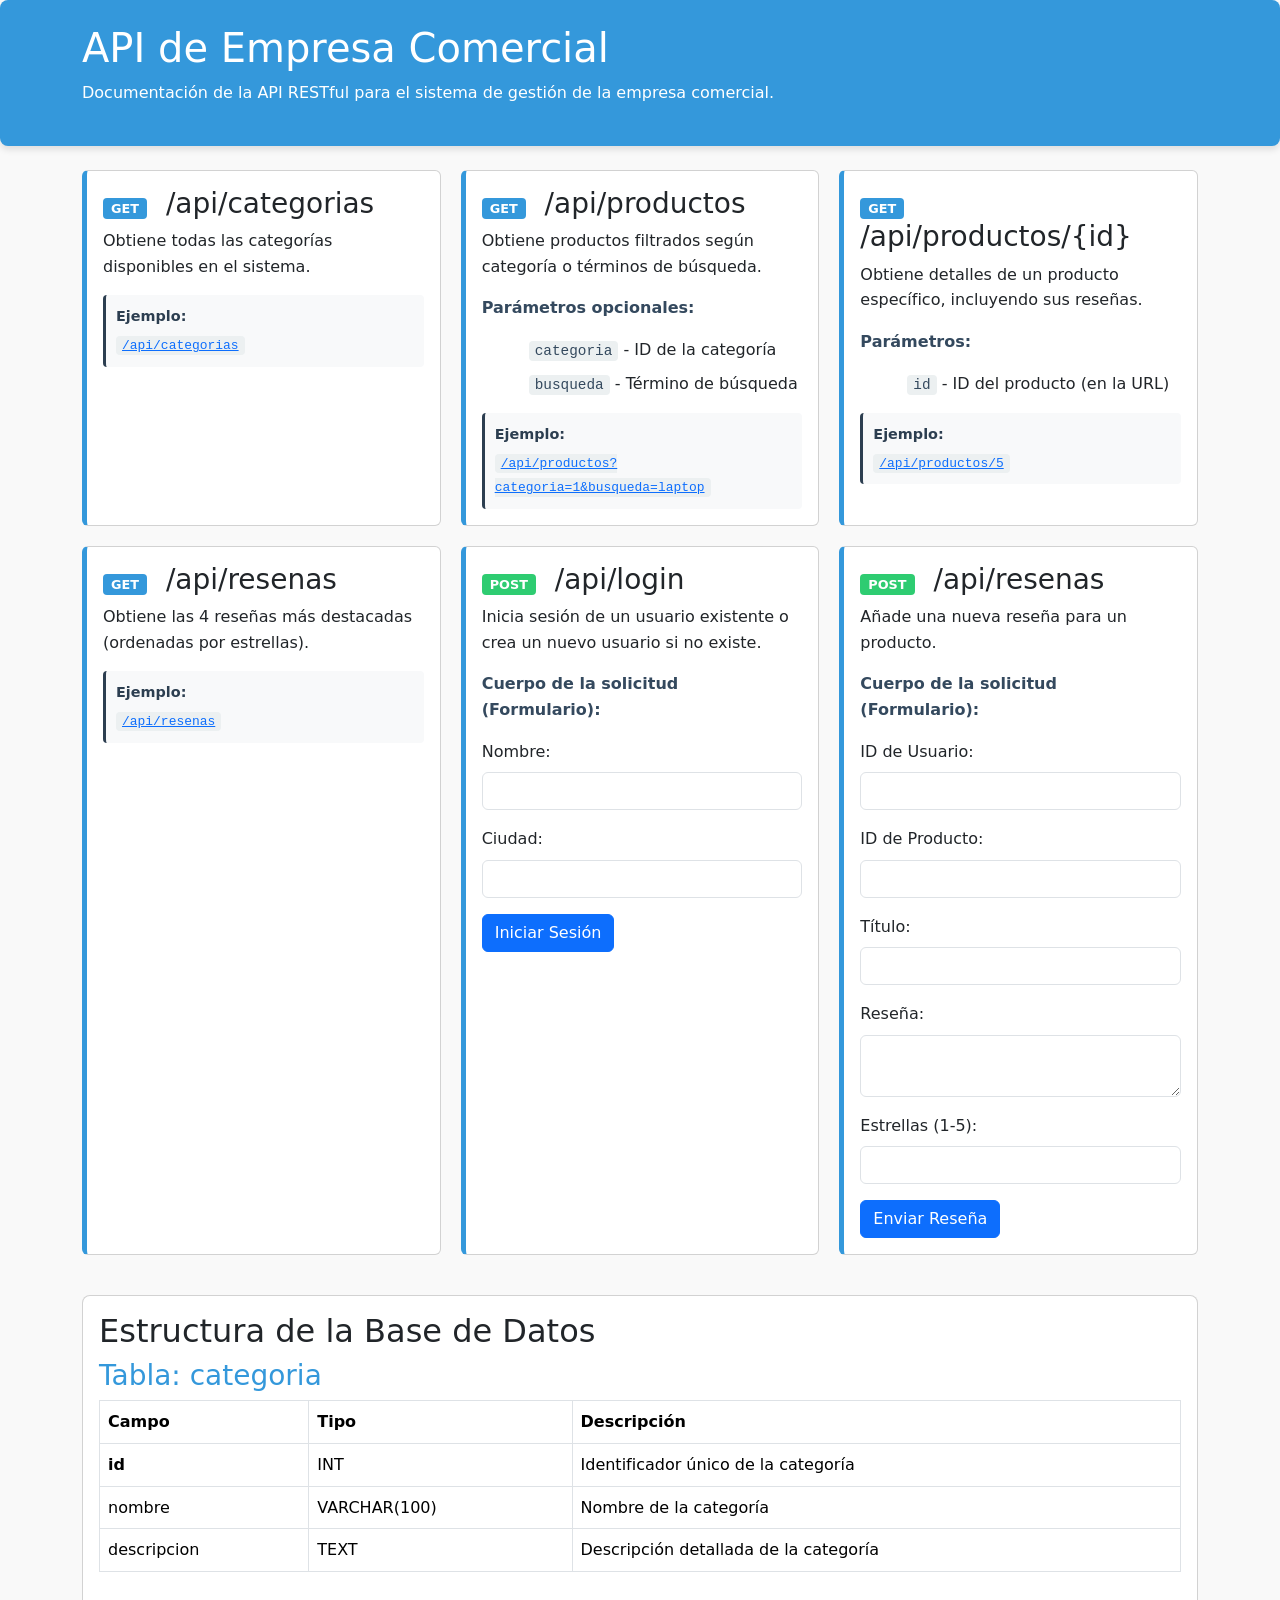
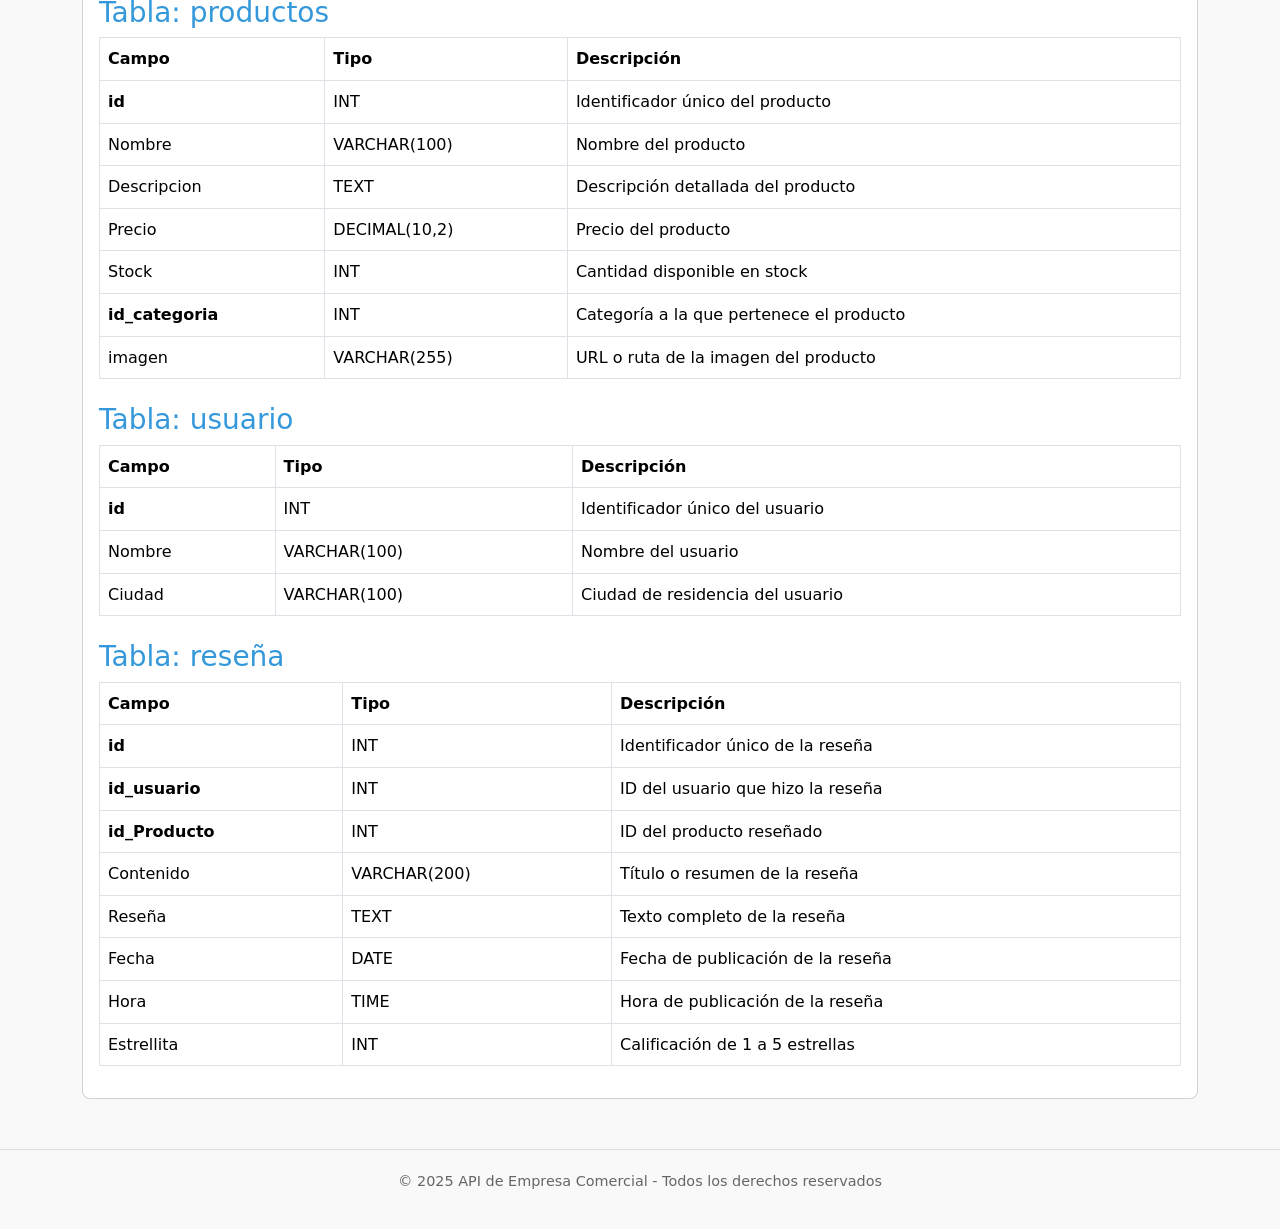
<file: templates/index.html>
<!DOCTYPE html>
<html lang="es">
<head>
    <meta charset="UTF-8">
    <meta name="viewport" content="width=device-width, initial-scale=1.0">
    <title>API de Empresa Comercial</title>
    <!-- Bootstrap CSS CDN -->
    <link href="https://cdn.jsdelivr.net/npm/bootstrap@5.3.3/dist/css/bootstrap.min.css" rel="stylesheet" integrity="sha384-QWTKZyjpPEjISv5WaRU9OFeRpok6YctnYmDr5pNlyT2bRjXh0JMhjY6hW+ALEwIH" crossorigin="anonymous">
    <style>
        :root {
            --primary-color: #3498db;
            --secondary-color: #2c3e50;
            --accent-color: #e74c3c;
            --light-color: #ecf0f1;
            --dark-color: #34495e;
            --success-color: #2ecc71;
            --warning-color: #f39c12;
        }

        body {
            line-height: 1.6;
            background-color: #f9f9f9;
        }

        header {
            background-color: var(--primary-color);
            color: white;
            border-radius: 8px;
            box-shadow: 0 4px 6px rgba(0, 0, 0, 0.1);
        }

        .intro {
            max-width: 800px;
        }

        .api-container {
            display: grid;
            grid-template-columns: repeat(auto-fill, minmax(350px, 1fr));
            gap: 20px;
            margin-bottom: 40px;
        }

        .endpoint {
            border-left: 5px solid var(--primary-color);
            transition: transform 0.3s ease, box-shadow 0.3s ease;
        }

        .endpoint:hover {
            transform: translateY(-5px);
            box-shadow: 0 4px 8px rgba(0, 0, 0, 0.15);
        }

        .http-method {
            display: inline-block;
            padding: 3px 8px;
            border-radius: 4px;
            color: white;
            font-size: 0.8rem;
            margin-right: 10px;
            font-weight: bold;
        }

        .get {
            background-color: var(--primary-color);
        }

        .post {
            background-color: var(--success-color);
        }

        .param-title {
            font-weight: bold;
            color: var(--dark-color);
        }

        .params-list {
            list-style-type: none;
            margin-left: 15px;
        }

        .params-list li {
            margin-bottom: 8px;
        }

        code {
            background-color: var(--light-color);
            padding: 2px 6px;
            border-radius: 4px;
            font-family: 'Courier New', monospace;
            font-size: 0.9em;
            color: var(--dark-color);
        }

        .example {
            background-color: #f8f9fa;
            border-radius: 4px;
            padding: 10px;
            margin-top: 15px;
            font-size: 0.9rem;
            border-left: 3px solid var(--secondary-color);
        }

        .example-title {
            font-weight: bold;
            color: var(--secondary-color);
            margin-bottom: 5px;
        }

        .db-schema {
            margin-top: 40px;
            border-radius: 8px;
        }

        .table h3 {
            color: var(--primary-color);
        }

        .table-fields tr:hover {
            background-color: #f5f5f5;
        }

        .primary-key {
            font-weight: bold;
            color: var(--accent-color);
        }

        .foreign-key {
            font-weight: bold;
            color: var(--primary-color);
        }

        footer {
            margin-top: 50px;
            text-align: center;
            color: #666;
            font-size: 0.9rem;
            padding: 20px;
            border-top: 1px solid #ddd;
        }

        @media (max-width: 768px) {
            .api-container {
                grid-template-columns: 1fr;
            }
        }
    </style>
</head>
<body>
<header class="p-4 mb-4">
    <div class="container">
        <h1>API de Empresa Comercial</h1>
        <p class="intro">Documentación de la API RESTful para el sistema de gestión de la empresa comercial.</p>
    </div>
</header>

<div class="container">
    <div class="api-container">
        <div class="endpoint card">
            <div class="card-body">
                <h3 class="card-title"><span class="http-method get">GET</span> /api/categorias</h3>
                <p class="card-text">Obtiene todas las categorías disponibles en el sistema.</p>
                <div class="example">
                    <div class="example-title">Ejemplo:</div>
                    <code><a href="/api/categorias">/api/categorias</a></code>
                </div>
            </div>
        </div>

        <div class="endpoint card">
            <div class="card-body">
                <h3 class="card-title"><span class="http-method get">GET</span> /api/productos</h3>
                <p class="card-text">Obtiene productos filtrados según categoría o términos de búsqueda.</p>
                <p class="param-title">Parámetros opcionales:</p>
                <ul class="params-list">
                    <li><code>categoria</code> - ID de la categoría</li>
                    <li><code>busqueda</code> - Término de búsqueda</li>
                </ul>
                <div class="example">
                    <div class="example-title">Ejemplo:</div>
                    <code><a href="/api/productos?categoria=1&busqueda=laptop">/api/productos?categoria=1&busqueda=laptop</a></code>
                </div>
            </div>
        </div>

        <div class="endpoint card">
            <div class="card-body">
                <h3 class="card-title"><span class="http-method get">GET</span> /api/productos/{id}</h3>
                <p class="card-text">Obtiene detalles de un producto específico, incluyendo sus reseñas.</p>
                <p class="param-title">Parámetros:</p>
                <ul class="params-list">
                    <li><code>id</code> - ID del producto (en la URL)</li>
                </ul>
                <div class="example">
                    <div class="example-title">Ejemplo:</div>
                    <code><a href="/api/productos/5">/api/productos/5</a></code>
                </div>
            </div>
        </div>

        <div class="endpoint card">
            <div class="card-body">
                <h3 class="card-title"><span class="http-method get">GET</span> /api/resenas</h3>
                <p class="card-text">Obtiene las 4 reseñas más destacadas (ordenadas por estrellas).</p>
                <div class="example">
                    <div class="example-title">Ejemplo:</div>
                    <code><a href="/api/resenas">/api/resenas</a></code>
                </div>
            </div>
        </div>

        <div class="endpoint card">
            <div class="card-body">
                <h3 class="card-title"><span class="http-method post">POST</span> /api/login</h3>
                <p class="card-text">Inicia sesión de un usuario existente o crea un nuevo usuario si no existe.</p>
                <p class="param-title">Cuerpo de la solicitud (Formulario):</p>
                <form action="/api/login" method="POST">
                    <div class="mb-3">
                        <label for="nombre" class="form-label">Nombre:</label>
                        <input type="text" class="form-control" id="nombre" name="nombre" required>
                    </div>
                    <div class="mb-3">
                        <label for="ciudad" class="form-label">Ciudad:</label>
                        <input type="text" class="form-control" id="ciudad" name="ciudad" required>
                    </div>
                    <button type="submit" class="btn btn-primary">Iniciar Sesión</button>
                </form>
            </div>
        </div>

        <div class="endpoint card">
            <div class="card-body">
                <h3 class="card-title"><span class="http-method post">POST</span> /api/resenas</h3>
                <p class="card-text">Añade una nueva reseña para un producto.</p>
                <p class="param-title">Cuerpo de la solicitud (Formulario):</p>
                <form action="/api/resenas" method="POST">
                    <div class="mb-3">
                        <label for="usuario_id" class="form-label">ID de Usuario:</label>
                        <input type="number" class="form-control" id="usuario_id" name="usuario_id" required>
                    </div>
                    <div class="mb-3">
                        <label for="producto_id" class="form-label">ID de Producto:</label>
                        <input type="number" class="form-control" id="producto_id" name="producto_id" required>
                    </div>
                    <div class="mb-3">
                        <label for="contenido" class="form-label">Título:</label>
                        <input type="text" class="form-control" id="contenido" name="contenido" required>
                    </div>
                    <div class="mb-3">
                        <label for="reseña" class="form-label">Reseña:</label>
                        <textarea class="form-control" id="reseña" name="reseña" required></textarea>
                    </div>
                    <div class="mb-3">
                        <label for="estrellita" class="form-label">Estrellas (1-5):</label>
                        <input type="number" class="form-control" id="estrellita" name="estrellita" min="1" max="5" required>
                    </div>
                    <button type="submit" class="btn btn-primary">Enviar Reseña</button>
                </form>
            </div>
        </div>
    </div>

    <section class="db-schema card">
        <div class="card-body">
            <h2 class="card-title">Estructura de la Base de Datos</h2>

            <div class="table mb-4">
                <h3>Tabla: categoria</h3>
                <table class="table table-bordered table-fields">
                    <thead>
                    <tr>
                        <th>Campo</th>
                        <th>Tipo</th>
                        <th>Descripción</th>
                    </tr>
                    </thead>
                    <tbody>
                    <tr>
                        <td class="primary-key">id</td>
                        <td>INT</td>
                        <td>Identificador único de la categoría</td>
                    </tr>
                    <tr>
                        <td>nombre</td>
                        <td>VARCHAR(100)</td>
                        <td>Nombre de la categoría</td>
                    </tr>
                    <tr>
                        <td>descripcion</td>
                        <td>TEXT</td>
                        <td>Descripción detallada de la categoría</td>
                    </tr>
                    </tbody>
                </table>
            </div>

            <div class="table mb-4">
                <h3>Tabla: productos</h3>
                <table class="table table-bordered table-fields">
                    <thead>
                    <tr>
                        <th>Campo</th>
                        <th>Tipo</th>
                        <th>Descripción</th>
                    </tr>
                    </thead>
                    <tbody>
                    <tr>
                        <td class="primary-key">id</td>
                        <td>INT</td>
                        <td>Identificador único del producto</td>
                    </tr>
                    <tr>
                        <td>Nombre</td>
                        <td>VARCHAR(100)</td>
                        <td>Nombre del producto</td>
                    </tr>
                    <tr>
                        <td>Descripcion</td>
                        <td>TEXT</td>
                        <td>Descripción detallada del producto</td>
                    </tr>
                    <tr>
                        <td>Precio</td>
                        <td>DECIMAL(10,2)</td>
                        <td>Precio del producto</td>
                    </tr>
                    <tr>
                        <td>Stock</td>
                        <td>INT</td>
                        <td>Cantidad disponible en stock</td>
                    </tr>
                    <tr>
                        <td class="foreign-key">id_categoria</td>
                        <td>INT</td>
                        <td>Categoría a la que pertenece el producto</td>
                    </tr>
                    <tr>
                        <td>imagen</td>
                        <td>VARCHAR(255)</td>
                        <td>URL o ruta de la imagen del producto</td>
                    </tr>
                    </tbody>
                </table>
            </div>

            <div class="table mb-4">
                <h3>Tabla: usuario</h3>
                <table class="table table-bordered table-fields">
                    <thead>
                    <tr>
                        <th>Campo</th>
                        <th>Tipo</th>
                        <th>Descripción</th>
                    </tr>
                    </thead>
                    <tbody>
                    <tr>
                        <td class="primary-key">id</td>
                        <td>INT</td>
                        <td>Identificador único del usuario</td>
                    </tr>
                    <tr>
                        <td>Nombre</td>
                        <td>VARCHAR(100)</td>
                        <td>Nombre del usuario</td>
                    </tr>
                    <tr>
                        <td>Ciudad</td>
                        <td>VARCHAR(100)</td>
                        <td>Ciudad de residencia del usuario</td>
                    </tr>
                    </tbody>
                </table>
            </div>

            <div class="table">
                <h3>Tabla: reseña</h3>
                <table class="table table-bordered table-fields">
                    <thead>
                    <tr>
                        <th>Campo</th>
                        <th>Tipo</th>
                        <th>Descripción</th>
                    </tr>
                    </thead>
                    <tbody>
                    <tr>
                        <td class="primary-key">id</td>
                        <td>INT</td>
                        <td>Identificador único de la reseña</td>
                    </tr>
                    <tr>
                        <td class="foreign-key">id_usuario</td>
                        <td>INT</td>
                        <td>ID del usuario que hizo la reseña</td>
                    </tr>
                    <tr>
                        <td class="foreign-key">id_Producto</td>
                        <td>INT</td>
                        <td>ID del producto reseñado</td>
                    </tr>
                    <tr>
                        <td>Contenido</td>
                        <td>VARCHAR(200)</td>
                        <td>Título o resumen de la reseña</td>
                    </tr>
                    <tr>
                        <td>Reseña</td>
                        <td>TEXT</td>
                        <td>Texto completo de la reseña</td>
                    </tr>
                    <tr>
                        <td>Fecha</td>
                        <td>DATE</td>
                        <td>Fecha de publicación de la reseña</td>
                    </tr>
                    <tr>
                        <td>Hora</td>
                        <td>TIME</td>
                        <td>Hora de publicación de la reseña</td>
                    </tr>
                    <tr>
                        <td>Estrellita</td>
                        <td>INT</td>
                        <td>Calificación de 1 a 5 estrellas</td>
                    </tr>
                    </tbody>
                </table>
            </div>
        </div>
    </section>
</div>

<footer>
    <p>© 2025 API de Empresa Comercial - Todos los derechos reservados</p>
</footer>

<!-- Bootstrap JS and Popper.js CDN -->
<script src="https://cdn.jsdelivr.net/npm/@popperjs/core@2.11.8/dist/umd/popper.min.js" integrity="sha384-I7E8VVD/ismYTF4hNIPjVp/Zjvgyol6VFvRkX/vR+Vc4jQkC+hVqc2pM8ODewa9r" crossorigin="anonymous"></script>
<script src="https://cdn.jsdelivr.net/npm/bootstrap@5.3.3/dist/js/bootstrap.min.js" integrity="sha384-0pUGZvbkm6XF6gxjEnlmuGrJXVbNuzT9qBBavbLwCsOGabYfZo0T0to5eqruptLy" crossorigin="anonymous"></script>
</body>
</html>
</file>
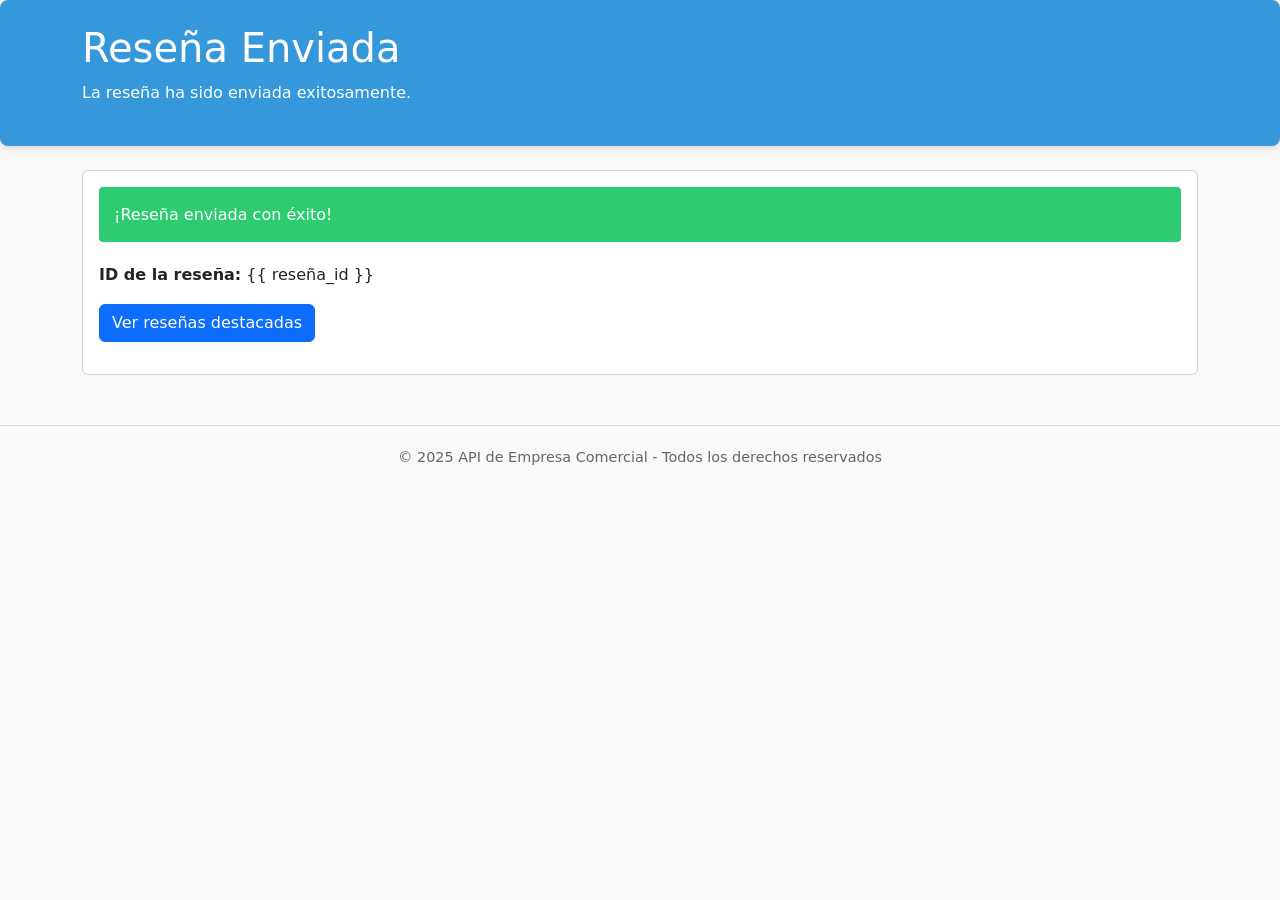
<file: templates/resena_success.html>
<!DOCTYPE html>
<html lang="es">
<head>
  <meta charset="UTF-8">
  <meta name="viewport" content="width=device-width, initial-scale=1.0">
  <title>Reseña Enviada - Empresa Comercial</title>
  <!-- Bootstrap CSS CDN -->
  <link href="https://cdn.jsdelivr.net/npm/bootstrap@5.3.3/dist/css/bootstrap.min.css" rel="stylesheet" integrity="sha384-QWTKZyjpPEjISv5WaRU9OFeRpok6YctnYmDr5pNlyT2bRjXh0JMhjY6hW+ALEwIH" crossorigin="anonymous">
  <style>
    :root {
      --primary-color: #3498db;
      --secondary-color: #2c3e50;
      --accent-color: #e74c3c;
      --light-color: #ecf0f1;
      --success-color: #2ecc71;
    }

    body {
      line-height: 1.6;
      background-color: #f9f9f9;
    }

    header {
      background-color: var(--primary-color);
      color: white;
      border-radius: 8px;
      box-shadow: 0 4px 6px rgba(0, 0, 0, 0.1);
    }

    .intro {
      max-width: 800px;
    }

    .success-message {
      background-color: var(--success-color);
      color: white;
      padding: 15px;
      border-radius: 4px;
      margin-bottom: 20px;
    }

    footer {
      margin-top: 50px;
      text-align: center;
      color: #666;
      font-size: 0.9rem;
      padding: 20px;
      border-top: 1px solid #ddd;
    }
  </style>
</head>
<body>
<header class="p-4 mb-4">
  <div class="container">
    <h1>Reseña Enviada</h1>
    <p class="intro">La reseña ha sido enviada exitosamente.</p>
  </div>
</header>

<div class="container">
  <div class="card mb-4">
    <div class="card-body">
      <div class="success-message">¡Reseña enviada con éxito!</div>
      <p><strong>ID de la reseña:</strong> {{ reseña_id }}</p>
      <p><a href="/api/resenas" class="btn btn-primary">Ver reseñas destacadas</a></p>
    </div>
  </div>
</div>

<footer>
  <p>© 2025 API de Empresa Comercial - Todos los derechos reservados</p>
</footer>

<!-- Bootstrap JS and Popper.js CDN -->
<script src="https://cdn.jsdelivr.net/npm/@popperjs/core@2.11.8/dist/umd/popper.min.js" integrity="sha384-I7E8VVD/ismYTF4hNIPjVp/Zjvgyol6VFvRkX/vR+Vc4jQkC+hVqc2pM8ODewa9r" crossorigin="anonymous"></script>
<script src="https://cdn.jsdelivr.net/npm/bootstrap@5.3.3/dist/js/bootstrap.min.js" integrity="sha384-0pUGZvbkm6XF6gxjEnlmuGrJXVbNuzT9qBBavbLwCsOGabYfZo0T0to5eqruptLy" crossorigin="anonymous"></script>
</body>
</html>
</file>
